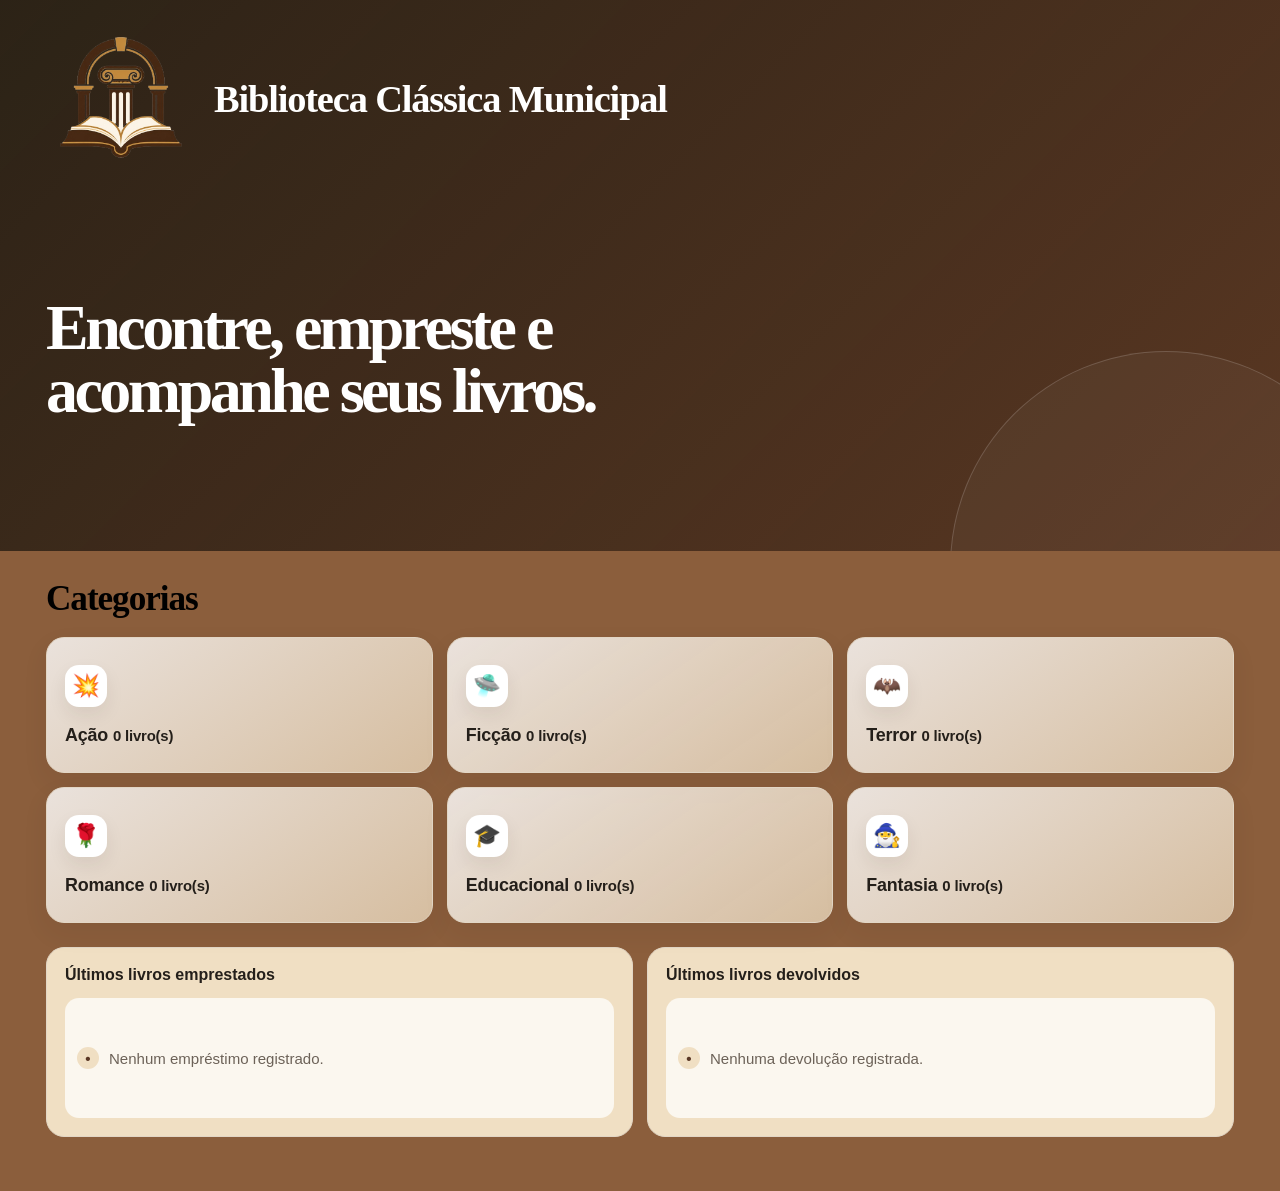
<file: frontend/index.html>
<!DOCTYPE html>
<html lang="pt-BR">

<head>
  <meta charset="UTF-8" />
  <meta name="viewport" content="width=device-width, initial-scale=1.0" />
  <title>Biblioteca Clássica</title>
  <link rel="icon" type="image/svg+xml" href="favicon.svg" />
  <link rel="stylesheet" href="styles.css" />
</head>


<body>
  <div class="page-frame">
    <header class="topbar">
      <div class="header-top">
        <div class="brand-block">
          <div class="brand-mark">
            <img src="assets/logo-biblioteca.png" alt="Logo da biblioteca">
          </div>

          <div>
            <h1>Biblioteca Clássica Municipal</h1>

          </div>
        </div>
      </div>

      <p>ㅤ</p>
      <p>ㅤ</p>
      <p>ㅤ</p>

      <div class="hero-content">


        <h2 class="hero-title">
          Encontre, empreste e acompanhe seus livros.
        </h2>
      </div>

      <p>ㅤ</p>
      <p>ㅤ</p>
      <p>ㅤ</p>


    </header>

    <main>
      <section id="home-view" class="panel">
        <h2>Categorias</h2>


        <div id="categories-grid" class="grid-3x2"></div>

        <section class="history-wrap">
          <article class="history-card">
            <h3>Últimos livros emprestados</h3>
            <ul id="loan-history" class="history-list"></ul>
          </article>

          <article class="history-card">
            <h3>Últimos livros devolvidos</h3>
            <ul id="return-history" class="history-list"></ul>
          </article>
        </section>
      </section>

      <section id="category-view" class="panel hidden">
        <div class="category-head">
          <button id="back-btn" class="btn">← Voltar</button>
          <h2 id="category-title">Categoria</h2>
        </div>


        <form id="book-form" class="book-form">
          <input id="book-title-input" type="text" placeholder="Título do livro" required />

          <input id="book-author-input" type="text" placeholder="Autor do livro" required />

          <button id="save-book-btn" class="btn" type="submit">
            Adicionar livro
          </button>

          <button id="cancel-edit-btn" class="btn secondary hidden" type="button">
            Cancelar edição
          </button>
        </form>

        <ul id="book-list" class="book-list"></ul>
      </section>
    </main>


  </div>

  <div id="delete-modal" class="modal-overlay hidden">
    <div class="modal-card">
      <h3>Excluir livro</h3>

      <p id="delete-modal-text">
        Tem certeza que deseja excluir este livro?
      </p>

      <div class="modal-actions">
        <button id="cancel-delete-btn" class="btn secondary" type="button">
          Cancelar
        </button>

        <button id="confirm-delete-btn" class="btn delete" type="button">
          Excluir
        </button>
      </div>
    </div>
  </div>

  <script src="app.js"></script>
</body>

</html>
</file>
<file: frontend/styles.css>
:root {
  --bg: #f7f3ea;
  --surface: #ffffff;
  --surface-soft: #fbf7ef;

  --ink: #241f1a;
  --muted: #6c6258;

  --brand: #5a3725;
  --brand-dark: #4d2f20;
  --brand-2: #8b5e3c;

  --accent: #b98544;
  --accent-soft: #f0dfc3;

  --line: #e2d6c5;

  --success: #2f6b4f;
  --danger: #8d3e32;

  --shadow: 0 18px 45px rgba(48, 35, 23, 0.12);

  --radius-lg: 28px;
  --radius-md: 18px;
  --radius-sm: 12px;
}

* {
  box-sizing: border-box;
}

html {
  scroll-behavior: smooth;
}

body {
  margin: 0;
  min-height: 100vh;
  font-family: Inter, Arial, Helvetica, sans-serif;
  color: var(--ink);
  background:
    radial-gradient(circle at 10% 0%, rgba(185, 133, 68, 0.22), transparent 28rem),
    radial-gradient(circle at 90% 12%, rgba(90, 55, 37, 0.16), transparent 24rem),
    var(--bg);
}

button,
input {
  font: inherit;
}

button:focus-visible,
input:focus-visible,
a:focus-visible {
  outline: 3px solid rgba(185, 133, 68, 0.45);
  outline-offset: 3px;
}

.page-frame {
  width: min(1180px, calc(100% - 32px));
  margin: 24px auto;
}

/* TOPO */

.topbar {
  position: relative;
  overflow: hidden;
  border: 1px solid rgba(226, 214, 197, 0.9);
  border-radius: var(--radius-lg);
  background:
    linear-gradient(135deg, rgba(36, 31, 26, 0.86), rgba(90, 55, 37, 0.92)),
    url("https://images.unsplash.com/photo-1521587760476-6c12a4b040da?auto=format&fit=crop&w=1600&q=80") center/cover;
  color: white;
  box-shadow: var(--shadow);
}

.topbar::after {
  content: "";
  position: absolute;
  right: -8%;
  bottom: -42%;
  width: 430px;
  height: 430px;
  border-radius: 999px;
  border: 1px solid rgba(255, 255, 255, 0.16);
  background: rgba(255, 255, 255, 0.04);
  pointer-events: none;
}

.header-top {
  position: relative;
  z-index: 1;
  display: flex;
  justify-content: space-between;
  align-items: flex-start;
  gap: 22px;
  padding: 24px 28px 0;
}

.brand-block {
  display: flex;
  align-items: center;
  gap: 14px;
}

.brand-mark {
  width: 52px;
  height: 52px;
  display: grid;
  place-items: center;
  border-radius: 16px;
  background: rgba(255, 255, 255, 0.14);
  border: 1px solid rgba(255, 255, 255, 0.22);
  backdrop-filter: blur(10px);
  font-size: 1.55rem;
  font-weight: 900;
}

.topbar h1 {
  margin: 0;
  font-family: Georgia, "Times New Roman", serif;
  font-size: clamp(1.65rem, 3vw, 2.75rem);
  line-height: 1.05;
  letter-spacing: -0.03em;
}

.topbar p {
  margin: 8px 0 0;
  color: rgba(255, 255, 255, 0.78);
}

.hero-content {
  position: relative;
  z-index: 1;
  max-width: 780px;
  padding: 60px 28px 34px;
}

.eyebrow {
  display: inline-flex;
  align-items: center;
  gap: 8px;
  margin: 0 0 14px;
  padding: 7px 12px;
  border-radius: 999px;
  background: rgba(255, 255, 255, 0.14);
  color: rgba(255, 255, 255, 0.82);
  font-size: 0.8rem;
  font-weight: 700;
  text-transform: uppercase;
  letter-spacing: 0.12em;
}

.hero-title {
  margin: 0;
  max-width: 700px;
  font-family: Georgia, "Times New Roman", serif;
  font-size: clamp(2.2rem, 5vw, 4.5rem);
  line-height: 0.98;
  letter-spacing: -0.055em;
}

.hero-text {
  max-width: 610px;
  margin: 18px 0 0;
  color: rgba(255, 255, 255, 0.82);
  font-size: 1.08rem;
  line-height: 1.7;
}

/* BUSCA */

.search-card {
  position: relative;
  z-index: 1;
  display: grid;
  grid-template-columns: 1fr auto;
  gap: 10px;
  margin: 0 28px 28px;
  padding: 10px;
  border: 1px solid rgba(255, 255, 255, 0.26);
  border-radius: 22px;
  background: rgba(255, 255, 255, 0.94);
  box-shadow: 0 18px 45px rgba(0, 0, 0, 0.18);
}

.search-card input {
  width: 100%;
  border: 0;
  border-radius: 16px;
  padding: 14px 16px;
  color: var(--ink);
  background: transparent;
}

.search-card input::placeholder {
  color: #8b8177;
}

/* BOTÕES */

.btn {
  border: 0;
  border-radius: 14px;
  background: var(--brand);
  color: white;
  padding: 10px 16px;
  cursor: pointer;
  font-weight: 800;
  transition:
    transform 0.16s ease,
    box-shadow 0.16s ease,
    background 0.16s ease;
}

.btn:hover:not(:disabled) {
  transform: translateY(-1px);
  background: var(--brand-dark);
  box-shadow: 0 10px 22px rgba(90, 55, 37, 0.24);
}

.btn:disabled {
  cursor: not-allowed;
  opacity: 0.48;
}

.top-btn {
  position: absolute;
  right: 28px;
  bottom: 28px;
  z-index: 2;
  border: 1px solid rgba(255, 255, 255, 0.24);
  background: rgba(255, 255, 255, 0.14);
  backdrop-filter: blur(10px);
}

/* CONTEÚDO PRINCIPAL */

main {
  margin-top: 18px;
}

.panel {
  border: 1px solid var(--line);
  border-radius: var(--radius-lg);
  background: rgba(255, 255, 255, 0.84);
  box-shadow: var(--shadow);
  padding: 24px;
}

.hidden {
  display: none;
}

.section-head {
  display: flex;
  justify-content: space-between;
  align-items: flex-end;
  gap: 16px;
  margin-bottom: 18px;
}

.panel h2,
.category-head h2 {
  margin: 0;
  font-family: Georgia, "Times New Roman", serif;
  font-size: clamp(1.55rem, 3vw, 2.2rem);
  letter-spacing: -0.03em;
}

.muted {
  margin: 8px 0 0;
  color: var(--muted);
  line-height: 1.6;
}

/* CARDS DE RESUMO */

.library-stats {
  display: grid;
  grid-template-columns: repeat(3, minmax(0, 1fr));
  gap: 12px;
  margin-bottom: 24px;
}

.stat-card {
  border: 1px solid var(--line);
  border-radius: var(--radius-md);
  background: var(--surface-soft);
  padding: 16px;
}

.stat-card strong {
  display: block;
  color: var(--brand);
  font-size: 1.6rem;
  line-height: 1;
}

.stat-card span {
  display: block;
  margin-top: 6px;
  color: var(--muted);
  font-size: 0.92rem;
}

/* CATEGORIAS */

.grid-3x2 {
  display: grid;
  grid-template-columns: repeat(3, minmax(0, 1fr));
  gap: 14px;
  margin: 0 0 24px;
}

.category-tile {
  position: relative;
  min-height: 136px;
  overflow: hidden;
  border: 1px solid var(--line);
  border-radius: var(--radius-md);
  background:
    linear-gradient(145deg, rgba(255, 255, 255, 0.82), rgba(240, 223, 195, 0.74));
  color: var(--ink);
  padding: 18px;
  text-align: left;
  cursor: pointer;
  box-shadow: 0 10px 26px rgba(48, 35, 23, 0.07);
  font-size: 1.12rem;
  font-weight: 900;
  letter-spacing: -0.01em;
  transition: 0.18s ease;
}

.category-tile::before {
  content: "📚";
  display: grid;
  place-items: center;
  width: 42px;
  height: 42px;
  margin-bottom: 18px;
  border-radius: 14px;
  background: #fff;
  box-shadow: 0 8px 18px rgba(48, 35, 23, 0.08);
  font-size: 1.2rem;
}

.category-tile::after {
  content: "Ver livros →";
  position: absolute;
  left: 18px;
  bottom: 16px;
  color: var(--brand-2);
  font-size: 0.9rem;
  font-weight: 800;
  opacity: 0;
  transform: translateY(8px);
  transition: 0.18s ease;
}

.category-tile:hover,
.category-tile:focus-visible {
  border-color: rgba(185, 133, 68, 0.72);
  transform: translateY(-2px);
  box-shadow: 0 16px 35px rgba(48, 35, 23, 0.12);
}

.category-tile:hover::after,
.category-tile:focus-visible::after {
  opacity: 1;
  transform: translateY(0);
}

/* HISTÓRICO */

.history-wrap {
  display: grid;
  grid-template-columns: 1fr 1fr;
  gap: 14px;
}

.history-card {
  border: 1px solid var(--line);
  border-radius: var(--radius-md);
  background: var(--surface);
  padding: 18px;
}

.history-card h3 {
  margin: 0 0 14px;
  font-size: 1rem;
}

.history-list {
  margin: 0;
  padding: 0;
  list-style: none;
  display: grid;
  gap: 10px;
  min-height: 120px;
}

.history-list li {
  display: flex;
  gap: 10px;
  align-items: center;
  border-radius: 14px;
  background: var(--surface-soft);
  padding: 10px 12px;
  color: var(--muted);
  font-size: 0.94rem;
}

.history-list li::before {
  content: "•";
  display: grid;
  place-items: center;
  flex: 0 0 22px;
  width: 22px;
  height: 22px;
  border-radius: 50%;
  background: var(--accent-soft);
  color: var(--brand);
  font-weight: 900;
}

/* TELA DA CATEGORIA */

.category-head {
  display: flex;
  align-items: center;
  gap: 14px;
  margin-bottom: 6px;
}

#back-btn {
  background: var(--surface-soft);
  color: var(--brand);
  border: 1px solid var(--line);
}

.book-list {
  list-style: none;
  padding: 0;
  margin: 18px 0 0;
  display: grid;
  gap: 12px;
}

.book-item {
  display: grid;
  grid-template-columns: minmax(0, 1fr) auto;
  gap: 16px;
  align-items: center;
  border: 1px solid var(--line);
  border-radius: var(--radius-md);
  background: var(--surface);
  padding: 16px;
  box-shadow: 0 10px 24px rgba(48, 35, 23, 0.06);
}

.book-meta {
  display: grid;
  gap: 5px;
}

.book-meta strong {
  font-size: 1.04rem;
}

.book-meta span:not(.status) {
  color: var(--muted);
  font-size: 0.93rem;
}

.status {
  width: fit-content;
  margin-top: 4px;
  border-radius: 999px;
  background: var(--accent-soft);
  color: var(--brand);
  padding: 5px 10px;
  font-size: 0.82rem;
  font-weight: 800;
}

.book-actions {
  display: flex;
  flex-wrap: wrap;
  justify-content: flex-end;
  gap: 8px;
}

.btn.loan {
  background: var(--success);
}

.btn.return {
  background: var(--danger);
}

/* RODAPÉ */

.footer {
  margin-top: 16px;
  border: 1px solid var(--line);
  border-radius: 20px;
  background: rgba(255, 255, 255, 0.72);
  padding: 14px 18px;
  text-align: center;
  color: var(--muted);
}

/* RESPONSIVO */

@media (max-width: 860px) {
  .header-top,
  .section-head,
  .category-head {
    align-items: flex-start;
    flex-direction: column;
  }

  .top-btn {
    position: static;
    margin: 0 28px 28px;
  }

  .search-card,
  .library-stats,
  .grid-3x2,
  .history-wrap {
    grid-template-columns: 1fr;
  }

  .search-card {
    margin-top: 0;
  }

  .book-item {
    grid-template-columns: 1fr;
  }

  .book-actions {
    justify-content: flex-start;
  }
}

@media (max-width: 560px) {
  .page-frame {
    width: min(100% - 20px, 1180px);
    margin: 10px auto;
  }

  .header-top,
  .hero-content,
  .panel {
    padding-left: 18px;
    padding-right: 18px;
  }

  .search-card {
    grid-template-columns: 1fr;
    margin-left: 18px;
    margin-right: 18px;
  }

  .hero-title {
    font-size: 2.4rem;
  }
}

/* FORMULÁRIO DE LIVROS */

.book-form {
  display: grid;
  grid-template-columns: minmax(0, 1fr) minmax(0, 1fr) auto auto;
  gap: 10px;
  margin: 18px 0 18px;
  padding: 14px;
  border: 1px solid var(--line);
  border-radius: var(--radius-md);
  background: var(--surface-soft);
}

.book-form input {
  width: 100%;
  border: 1px solid var(--line);
  border-radius: 14px;
  padding: 11px 12px;
  color: var(--ink);
  background: white;
}

.btn.secondary {
  background: var(--brand-2);
}

.btn.edit {
  background: var(--accent);
}

.btn.delete {
  background: #7a2f2a;
}

@media (max-width: 860px) {
  .book-form {
    grid-template-columns: 1fr;
  }
}

.history-info {
  display: grid;
  gap: 4px;
}

.history-info small {
  color: var(--brand-2);
  font-size: 0.78rem;
  font-weight: 800;
}

/* MODAL DE EXCLUSÃO */

.modal-overlay {
  position: fixed;
  inset: 0;
  z-index: 50;
  display: grid;
  place-items: center;
  padding: 20px;
  background: rgba(36, 31, 26, 0.48);
  backdrop-filter: blur(4px);
}

.modal-card {
  width: min(420px, 100%);
  border: 1px solid var(--line);
  border-radius: var(--radius-lg);
  background: var(--surface);
  padding: 24px;
  box-shadow: 0 24px 70px rgba(36, 31, 26, 0.28);
}

.modal-card h3 {
  margin: 0;
  font-family: Georgia, "Times New Roman", serif;
  font-size: 1.6rem;
  color: var(--ink);
}

.modal-card p {
  margin: 12px 0 0;
  color: var(--muted);
  line-height: 1.6;
}

.modal-actions {
  display: flex;
  justify-content: flex-end;
  gap: 10px;
  margin-top: 22px;
}

@media (max-width: 560px) {
  .modal-actions {
    flex-direction: column-reverse;
  }

  .modal-actions .btn {
    width: 100%;
  }
}

.modal-overlay.hidden {
  display: none;
}

#home-view {
  background: #472a04;
}
#home-view > h2 {
  color: #837367;
}

.history-card {
  background: #f0dfc3;
}

#category-view {
  background: #8b5e3c;
}
/*#fbf7ef*/
.book-item {
  background: #fbf7ef;
  color: rgb(8, 8, 8);
}

.book-meta span:not(.status) {
  color: #5a3725;
}

.book-meta strong {
  color: rgb(0, 0, 0);
}

.status {
  background: #f0dfc3;
  color: #5a3725;
}

html,
body {
  width: 100%;
  min-height: 100%;
  margin: 0;
  padding: 0;
  background: #5a3700;
}

.page-frame {
  width: 100%;
  max-width: none;
  min-height: 100vh;
  margin: 0;
}

.topbar {
  border-radius: 0;
  border: 0;
  box-shadow: none;
}

.header-top {
  padding: 24px 46px 0;
}

.hero-content {
  padding: 36px 46px 42px;
}

main {
  margin-top: 0;
}

.panel {
  border-radius: 0;
  border: 0;
  box-shadow: none;
}

/*aqui e o fundo de categorias*/
#home-view {
  min-height: calc(100vh - 260px);
  padding: 28px 46px 42px;
  background: #8b5e3c;
}

#home-view > h2 {
  color: #000000;
}

#home-view .muted {
  color: #f0dfc3;
}

.grid-3x2 {
  margin-top: 18px;
}

.history-wrap {
  margin-top: 18px;
}

/*emtis*/
.category-tile::before {
  content: none;
}

.category-emoji {
  display: grid;
  place-items: center;
  width: 42px;
  height: 42px;
  margin-bottom: 18px;
  border-radius: 14px;
  background: #fff;
  font-size: 1.4rem;
  box-shadow: 0 8px 18px rgba(48, 35, 23, 0.08);
}

/*img*/
.brand-mark {
  width: 150px;
  height: 150px;
  flex: 0 0 150px;
  background: transparent;
  border: none;
  border-radius: 0;
  backdrop-filter: none;
  box-shadow: none;
  overflow: visible;
  padding: 0;
}

.brand-mark img {
  width: 100%;
  height: 100%;
  object-fit: contain;
  display: block;
}

.brand-block {
  align-items: center;
  gap: 18px;
}
</file>
